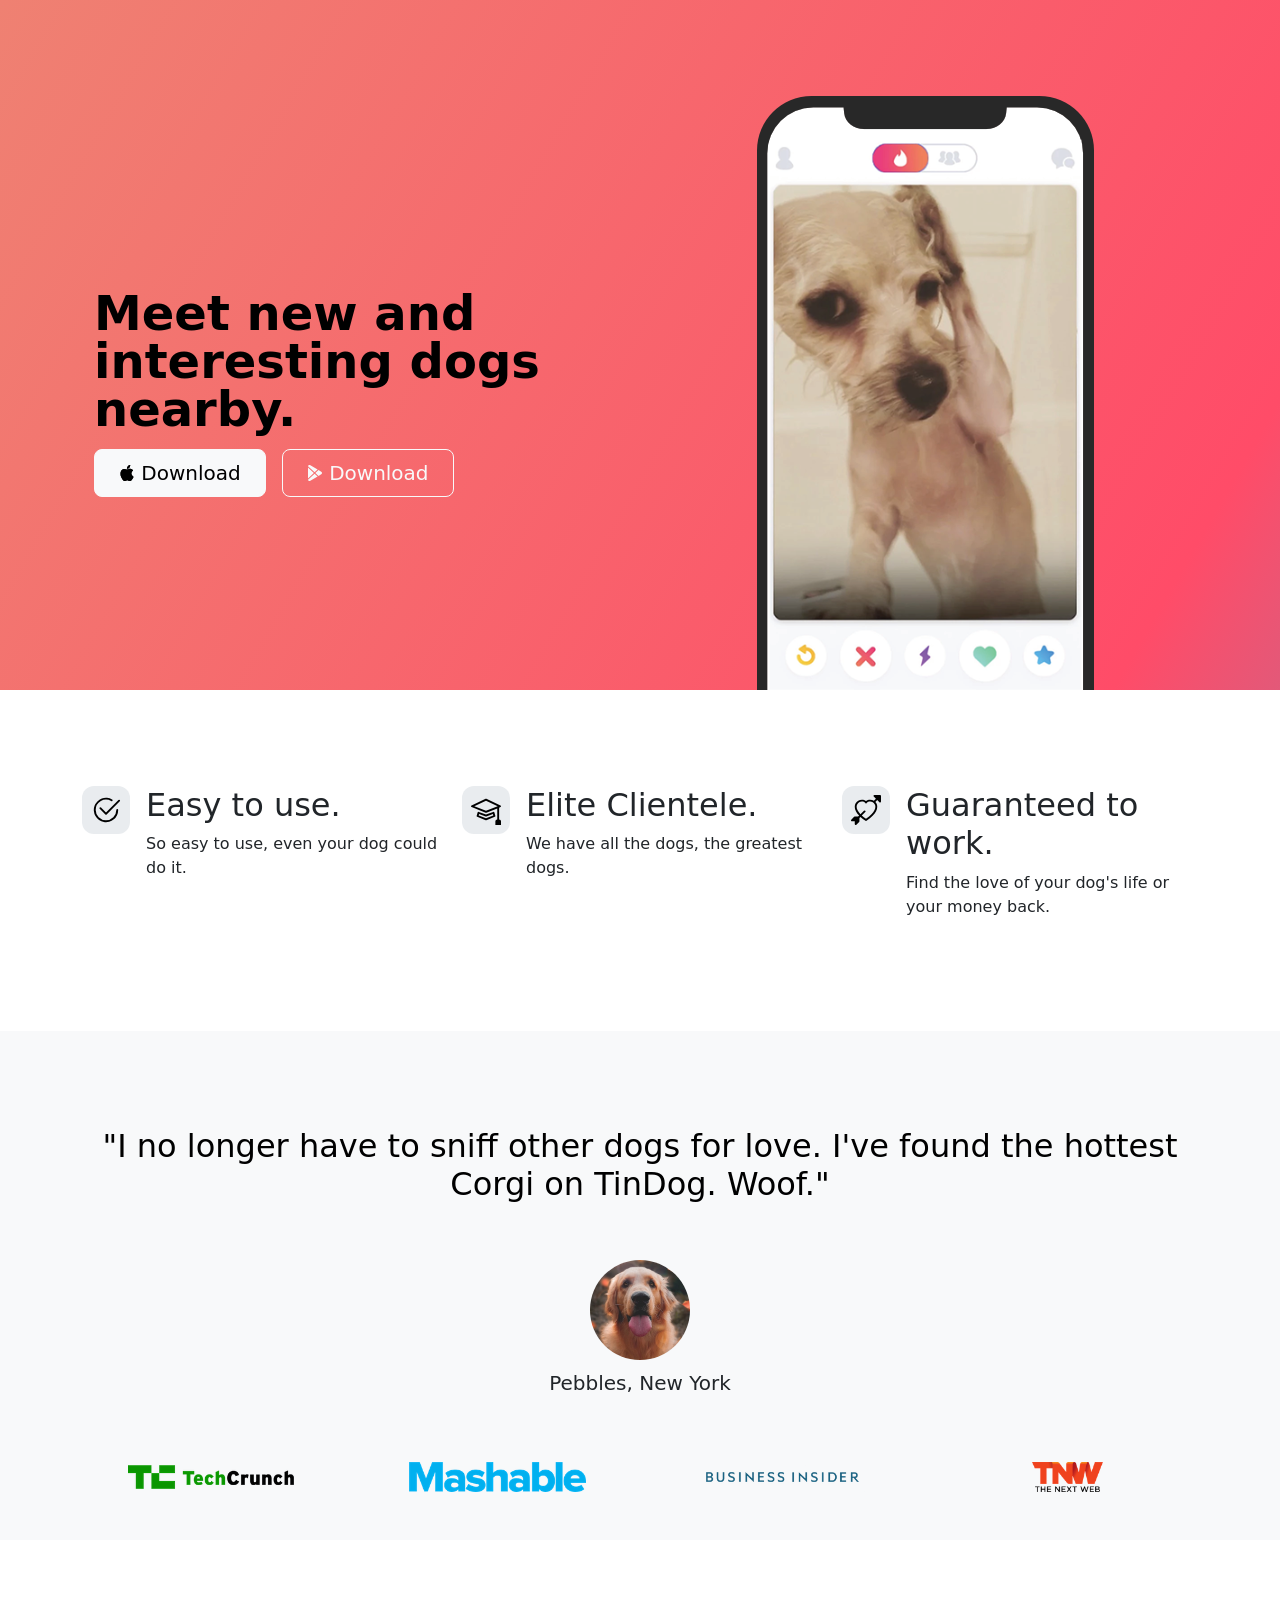
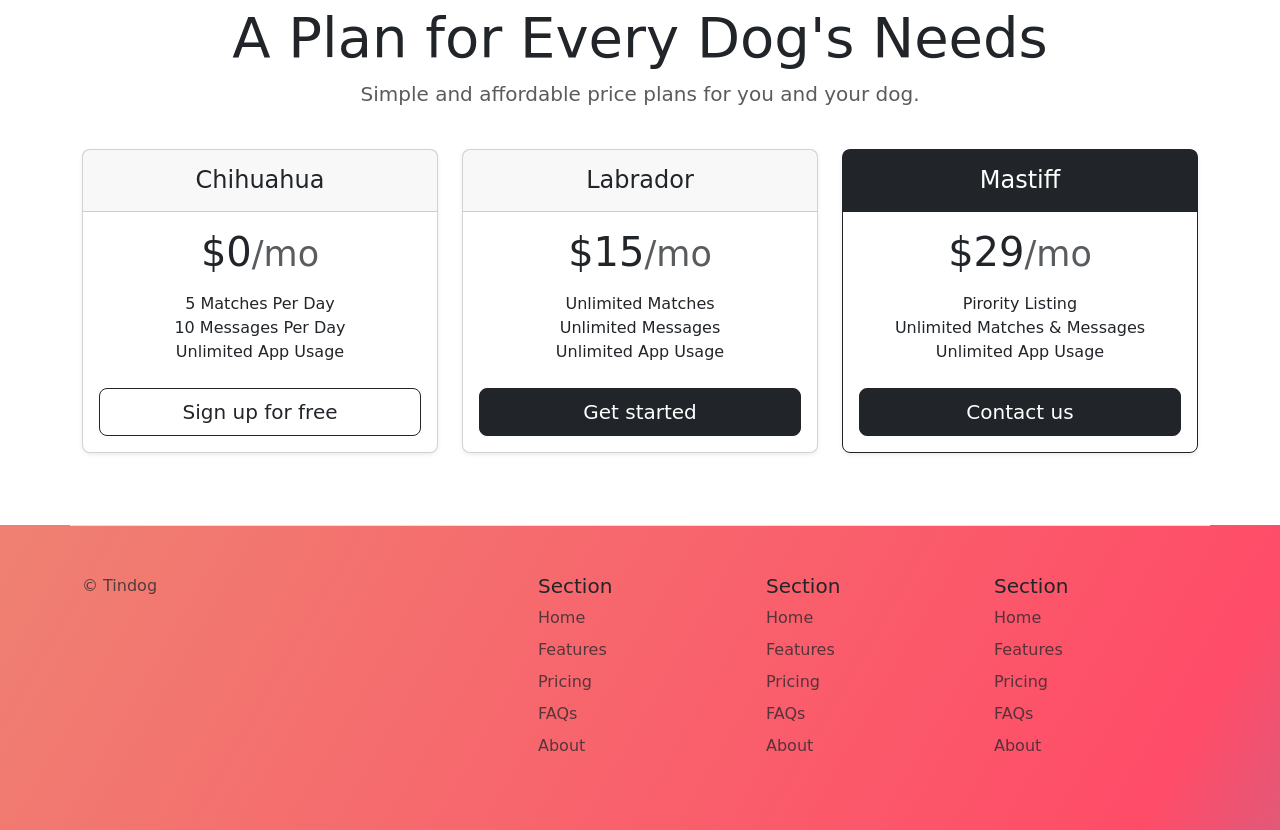
<file: 11.3 TinDog Project/index.html>
<!DOCTYPE html>
<html lang="en">

<head>
    <meta charset="UTF-8">
    <meta name="viewport" content="width=device-width, initial-scale=1.0">
    <title>TinDog</title>
    <link href="https://cdn.jsdelivr.net/npm/bootstrap@5.3.0-alpha3/dist/css/bootstrap.min.css" rel="stylesheet" integrity="sha384-KK94CHFLLe+nY2dmCWGMq91rCGa5gtU4mk92HdvYe+M/SXH301p5ILy+dN9+nJOZ" crossorigin="anonymous">
    <link rel="stylesheet" href="./css/style.css">
</head>

<body>



    <section id="title" class="gradient-background">

        <div class="container col-xxl-8 px-4 pt-5">
            <div class="row flex-lg-row-reverse align-items-center g-5 pt-5">
                <div class="col-10 col-sm-8 col-lg-6">
                    <img src="./images/iphone.png" class="d-block mx-lg-auto img-fluid" alt="Bootstrap Themes" height="200" loading="lazy">
                </div>
                <div class="col-lg-6">
                    <h1 class="display-5 fw-bold text-body-emphasis lh-1 mb-3">Meet new and interesting dogs nearby.</h1>

                    <div class="d-grid gap-2 d-md-flex justify-content-md-start">
                        <button type="button" class="btn btn-light btn-lg px-4 me-md-2"><svg xmlns="http://www.w3.org/2000/svg"
                width="16" height="16" fill="currentColor" class="bi bi-apple mb-1" viewBox="0 0 16 16">
                <path
                  d="M11.182.008C11.148-.03 9.923.023 8.857 1.18c-1.066 1.156-.902 2.482-.878 2.516.024.034 1.52.087 2.475-1.258.955-1.345.762-2.391.728-2.43Zm3.314 11.733c-.048-.096-2.325-1.234-2.113-3.422.212-2.189 1.675-2.789 1.698-2.854.023-.065-.597-.79-1.254-1.157a3.692 3.692 0 0 0-1.563-.434c-.108-.003-.483-.095-1.254.116-.508.139-1.653.589-1.968.607-.316.018-1.256-.522-2.267-.665-.647-.125-1.333.131-1.824.328-.49.196-1.422.754-2.074 2.237-.652 1.482-.311 3.83-.067 4.56.244.729.625 1.924 1.273 2.796.576.984 1.34 1.667 1.659 1.899.319.232 1.219.386 1.843.067.502-.308 1.408-.485 1.766-.472.357.013 1.061.154 1.782.539.571.197 1.111.115 1.652-.105.541-.221 1.324-1.059 2.238-2.758.347-.79.505-1.217.473-1.282Z" />
                <path
                  d="M11.182.008C11.148-.03 9.923.023 8.857 1.18c-1.066 1.156-.902 2.482-.878 2.516.024.034 1.52.087 2.475-1.258.955-1.345.762-2.391.728-2.43Zm3.314 11.733c-.048-.096-2.325-1.234-2.113-3.422.212-2.189 1.675-2.789 1.698-2.854.023-.065-.597-.79-1.254-1.157a3.692 3.692 0 0 0-1.563-.434c-.108-.003-.483-.095-1.254.116-.508.139-1.653.589-1.968.607-.316.018-1.256-.522-2.267-.665-.647-.125-1.333.131-1.824.328-.49.196-1.422.754-2.074 2.237-.652 1.482-.311 3.83-.067 4.56.244.729.625 1.924 1.273 2.796.576.984 1.34 1.667 1.659 1.899.319.232 1.219.386 1.843.067.502-.308 1.408-.485 1.766-.472.357.013 1.061.154 1.782.539.571.197 1.111.115 1.652-.105.541-.221 1.324-1.059 2.238-2.758.347-.79.505-1.217.473-1.282Z" />
              </svg> Download</button>
                        <button type="button" class="btn btn-outline-light btn-lg px-4"><svg xmlns="http://www.w3.org/2000/svg"
                width="16" height="16" fill="currentColor" class="bi bi-google-play mb-1" viewBox="0 0 16 16">
                <path
                  d="M14.222 9.374c1.037-.61 1.037-2.137 0-2.748L11.528 5.04 8.32 8l3.207 2.96 2.694-1.586Zm-3.595 2.116L7.583 8.68 1.03 14.73c.201 1.029 1.36 1.61 2.303 1.055l7.294-4.295ZM1 13.396V2.603L6.846 8 1 13.396ZM1.03 1.27l6.553 6.05 3.044-2.81L3.333.215C2.39-.341 1.231.24 1.03 1.27Z" />
              </svg> Download</button>
                    </div>
                </div>
            </div>
        </div>
    </section>

    <section id="features">
        <div class="container mt-5">
            <div class="row g-4 py-5 row-cols-1 row-cols-lg-3">
                <div class="col d-flex align-items-start">
                    <div class="icon-square text-body-emphasis bg-body-secondary d-inline-flex align-items-center justify-content-center fs-4 flex-shrink-0 me-3">
                        <svg xmlns="http://www.w3.org/2000/svg" height="30" fill="currentColor" class="bi bi-check2-circle" viewBox="0 0 16 16">
              <path
                d="M2.5 8a5.5 5.5 0 0 1 8.25-4.764.5.5 0 0 0 .5-.866A6.5 6.5 0 1 0 14.5 8a.5.5 0 0 0-1 0 5.5 5.5 0 1 1-11 0z" />
              <path
                d="M15.354 3.354a.5.5 0 0 0-.708-.708L8 9.293 5.354 6.646a.5.5 0 1 0-.708.708l3 3a.5.5 0 0 0 .708 0l7-7z" />
            </svg>
                    </div>
                    <div>
                        <h3 class="fs-2">Easy to use.</h3>
                        <p>So easy to use, even your dog could do it.</p>

                    </div>
                </div>
                <div class="col d-flex align-items-start">
                    <div class="icon-square text-body-emphasis bg-body-secondary d-inline-flex align-items-center justify-content-center fs-4 flex-shrink-0 me-3">
                        <svg xmlns="http://www.w3.org/2000/svg" height="30" fill="currentColor" class="bi bi-mortarboard" viewBox="0 0 16 16">
              <path
                d="M8.211 2.047a.5.5 0 0 0-.422 0l-7.5 3.5a.5.5 0 0 0 .025.917l7.5 3a.5.5 0 0 0 .372 0L14 7.14V13a1 1 0 0 0-1 1v2h3v-2a1 1 0 0 0-1-1V6.739l.686-.275a.5.5 0 0 0 .025-.917l-7.5-3.5ZM8 8.46 1.758 5.965 8 3.052l6.242 2.913L8 8.46Z" />
              <path
                d="M4.176 9.032a.5.5 0 0 0-.656.327l-.5 1.7a.5.5 0 0 0 .294.605l4.5 1.8a.5.5 0 0 0 .372 0l4.5-1.8a.5.5 0 0 0 .294-.605l-.5-1.7a.5.5 0 0 0-.656-.327L8 10.466 4.176 9.032Zm-.068 1.873.22-.748 3.496 1.311a.5.5 0 0 0 .352 0l3.496-1.311.22.748L8 12.46l-3.892-1.556Z" />
            </svg>
                    </div>
                    <div>
                        <h3 class="fs-2">Elite Clientele.</h3>
                        <p>We have all the dogs, the greatest dogs.</p>

                    </div>
                </div>
                <div class="col d-flex align-items-start">
                    <div class="icon-square text-body-emphasis bg-body-secondary d-inline-flex align-items-center justify-content-center fs-4 flex-shrink-0 me-3">
                        <svg xmlns="http://www.w3.org/2000/svg" height="30" fill="currentColor" class="bi bi-arrow-through-heart" viewBox="0 0 16 16">
              <path fill-rule="evenodd"
                d="M2.854 15.854A.5.5 0 0 1 2 15.5V14H.5a.5.5 0 0 1-.354-.854l1.5-1.5A.5.5 0 0 1 2 11.5h1.793l.53-.53c-.771-.802-1.328-1.58-1.704-2.32-.798-1.575-.775-2.996-.213-4.092C3.426 2.565 6.18 1.809 8 3.233c1.25-.98 2.944-.928 4.212-.152L13.292 2 12.147.854A.5.5 0 0 1 12.5 0h3a.5.5 0 0 1 .5.5v3a.5.5 0 0 1-.854.354L14 2.707l-1.006 1.006c.236.248.44.531.6.845.562 1.096.585 2.517-.213 4.092-.793 1.563-2.395 3.288-5.105 5.08L8 13.912l-.276-.182a21.86 21.86 0 0 1-2.685-2.062l-.539.54V14a.5.5 0 0 1-.146.354l-1.5 1.5Zm2.893-4.894A20.419 20.419 0 0 0 8 12.71c2.456-1.666 3.827-3.207 4.489-4.512.679-1.34.607-2.42.215-3.185-.817-1.595-3.087-2.054-4.346-.761L8 4.62l-.358-.368c-1.259-1.293-3.53-.834-4.346.761-.392.766-.464 1.845.215 3.185.323.636.815 1.33 1.519 2.065l1.866-1.867a.5.5 0 1 1 .708.708L5.747 10.96Z" />
            </svg>
                    </div>
                    <div>
                        <h3 class="fs-2">Guaranteed to work.</h3>
                        <p>Find the love of your dog's life or your money back.</p>

                    </div>
                </div>
            </div>
        </div>
    </section>

    <section id="testimonial">
        <div class="my-5">
            <div class="p-5 text-center bg-body-tertiary">
                <div class="container py-5">
                    <h2 class="text-body-emphasis">"I no longer have to sniff other dogs for love. I've found the hottest Corgi on TinDog. Woof."</h2>
                    <img class="profile-img mt-5" src="./images/dog-img.jpg" alt="dog image">
                    <p class="col-lg-8 mx-auto lead mt-2">
                        Pebbles, New York
                    </p>
                </div>

                <div class="container">
                    <div class="row">
                        <div class="col-lg-3 col-sm-12">
                            <img src="./images/techcrunch.png" alt="techcrunch" height="30">
                        </div>
                        <div class="col-lg-3 col-sm-12">
                            <img src="./images/mashable.png" alt="mashable" height="30">
                        </div>
                        <div class="col-lg-3 col-sm-12">
                            <img src="./images/bizinsider.png" alt="bizinsider" height="30">
                        </div>
                        <div class="col-lg-3 col-sm-12">
                            <img src="./images/tnw.png" alt="tnw" height="30">
                        </div>
                    </div>
                </div>
            </div>
        </div>
    </section>

    <section id="pricing">
        <div class="container">
            <div class="pricing-header p-3 pb-md-4 mx-auto text-center">
                <h2 class="display-4 fw-normal">A Plan for Every Dog's Needs</h2>
                <p class="fs-5 text-body-secondary">Simple and affordable price plans for you and your dog.
            </div>
            <div class="row row-cols-1 row-cols-md-3 mb-3 text-center">
                <div class="col">
                    <div class="card mb-4 rounded-3 shadow-sm">
                        <div class="card-header py-3">
                            <h4 class="my-0 fw-normal">Chihuahua</h4>
                        </div>
                        <div class="card-body">
                            <h1 class="card-title pricing-card-title">$0<small class="text-body-secondary fw-light">/mo</small></h1>
                            <ul class="list-unstyled mt-3 mb-4">
                                <li>5 Matches Per Day</li>
                                <li>10 Messages Per Day</li>
                                <li>Unlimited App Usage</li>
                            </ul>
                            <button type="button" class="w-100 btn btn-lg btn-outline-dark">Sign up for free</button>
                        </div>
                    </div>
                </div>
                <div class="col">
                    <div class="card mb-4 rounded-3 shadow-sm">
                        <div class="card-header py-3">
                            <h4 class="my-0 fw-normal">Labrador</h4>
                        </div>
                        <div class="card-body">
                            <h1 class="card-title pricing-card-title">$15<small class="text-body-secondary fw-light">/mo</small></h1>
                            <ul class="list-unstyled mt-3 mb-4">
                                <li>Unlimited Matches</li>
                                <li>Unlimited Messages</li>
                                <li>Unlimited App Usage</li>
                            </ul>
                            <button type="button" class="w-100 btn btn-lg btn-dark">Get started</button>
                        </div>
                    </div>
                </div>
                <div class="col">
                    <div class="card mb-4 rounded-3 shadow-sm border-dark">
                        <div class="card-header py-3 text-bg-dark border-dark">
                            <h4 class="my-0 fw-normal">Mastiff</h4>
                        </div>
                        <div class="card-body">
                            <h1 class="card-title pricing-card-title">$29<small class="text-body-secondary fw-light">/mo</small></h1>
                            <ul class="list-unstyled mt-3 mb-4">
                                <li>Pirority Listing</li>
                                <li>Unlimited Matches & Messages</li>
                                <li>Unlimited App Usage</li>
                            </ul>
                            <button type="button" class="w-100 btn btn-lg btn-dark">Contact us</button>
                        </div>
                    </div>
                </div>
            </div>
        </div>
    </section>

    <section id="contact" class="gradient-background">
        <div class="container ">
            <footer class="row row-cols-1 row-cols-sm-2 row-cols-md-5 py-5 mt-5 border-top">
                <div class="col mb-3">

                    <p class="text-body-secondary">© Tindog</p>
                </div>

                <div class="col mb-3">

                </div>

                <div class="col mb-3">
                    <h5>Section</h5>
                    <ul class="nav flex-column">
                        <li class="nav-item mb-2"><a href="#" class="nav-link p-0 text-body-secondary">Home</a></li>
                        <li class="nav-item mb-2"><a href="#" class="nav-link p-0 text-body-secondary">Features</a></li>
                        <li class="nav-item mb-2"><a href="#" class="nav-link p-0 text-body-secondary">Pricing</a></li>
                        <li class="nav-item mb-2"><a href="#" class="nav-link p-0 text-body-secondary">FAQs</a></li>
                        <li class="nav-item mb-2"><a href="#" class="nav-link p-0 text-body-secondary">About</a></li>
                    </ul>
                </div>

                <div class="col mb-3">
                    <h5>Section</h5>
                    <ul class="nav flex-column">
                        <li class="nav-item mb-2"><a href="#" class="nav-link p-0 text-body-secondary">Home</a></li>
                        <li class="nav-item mb-2"><a href="#" class="nav-link p-0 text-body-secondary">Features</a></li>
                        <li class="nav-item mb-2"><a href="#" class="nav-link p-0 text-body-secondary">Pricing</a></li>
                        <li class="nav-item mb-2"><a href="#" class="nav-link p-0 text-body-secondary">FAQs</a></li>
                        <li class="nav-item mb-2"><a href="#" class="nav-link p-0 text-body-secondary">About</a></li>
                    </ul>
                </div>

                <div class="col mb-3">
                    <h5>Section</h5>
                    <ul class="nav flex-column">
                        <li class="nav-item mb-2"><a href="#" class="nav-link p-0 text-body-secondary">Home</a></li>
                        <li class="nav-item mb-2"><a href="#" class="nav-link p-0 text-body-secondary">Features</a></li>
                        <li class="nav-item mb-2"><a href="#" class="nav-link p-0 text-body-secondary">Pricing</a></li>
                        <li class="nav-item mb-2"><a href="#" class="nav-link p-0 text-body-secondary">FAQs</a></li>
                        <li class="nav-item mb-2"><a href="#" class="nav-link p-0 text-body-secondary">About</a></li>
                    </ul>
                </div>
            </footer>
        </div>
    </section>
</body>

</html>
</file>
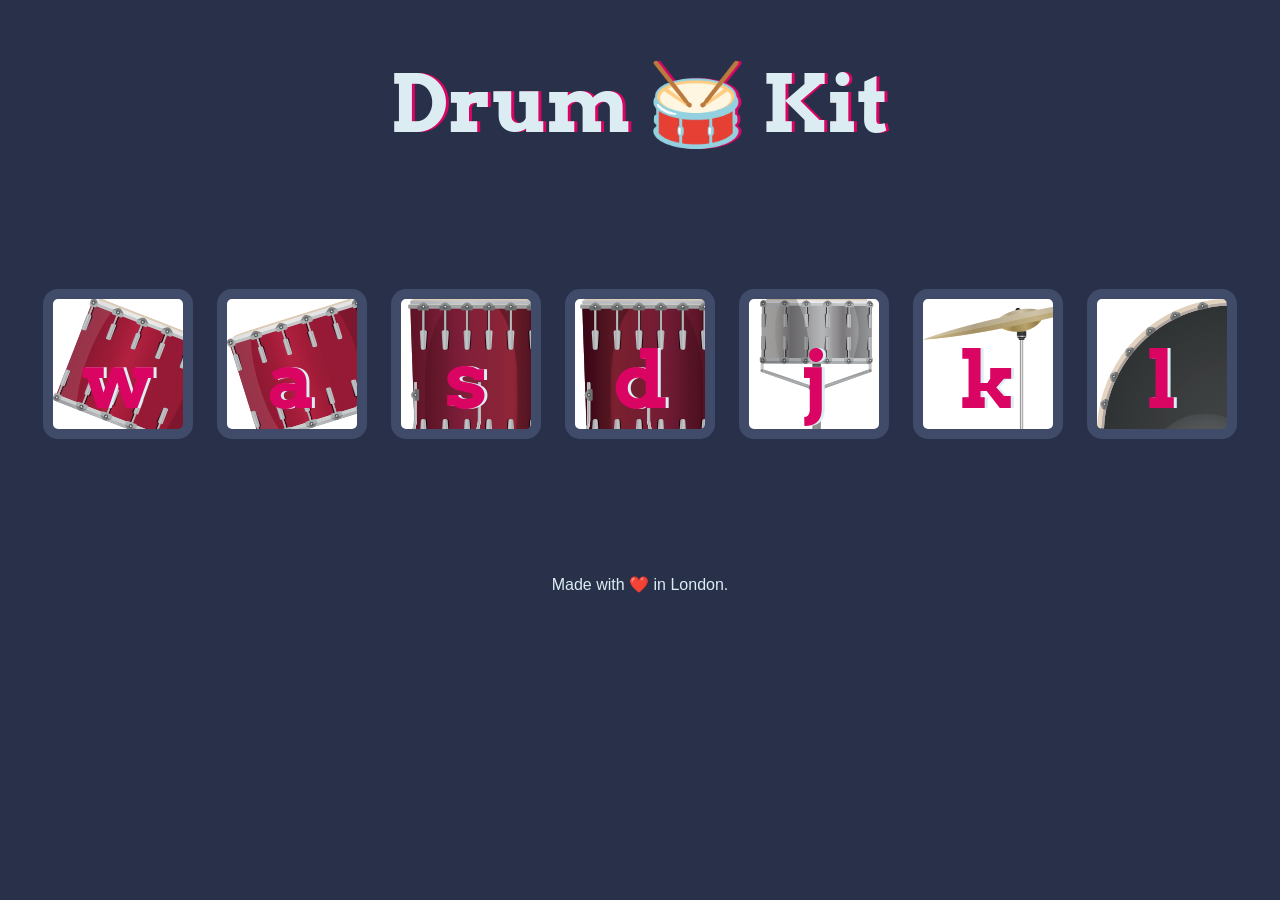
<file: Drum Kit Starting Files/index.html>
<!DOCTYPE html>
<html lang="en" dir="ltr">

<head>
  <meta charset="utf-8">
  <title>Drum Kit</title>
  <link rel="stylesheet" href="styles.css">
  <link href="https://fonts.googleapis.com/css?family=Arvo" rel="stylesheet">
</head>

<body>

  <h1 id="title">Drum 🥁 Kit</h1>
  <div class="set">
    <button class="w drum">w</button>
    <button class="a drum">a</button>
    <button class="s drum">s</button>
    <button class="d drum">d</button>
    <button class="j drum">j</button>
    <button class="k drum">k</button>
    <button class="l drum">l</button>
  </div>
  <script src="https://ajax.googleapis.com/ajax/libs/jquery/3.3.1/jquery.min.js"></script>
  <script src="./index.js" charset="utf-8"></script>
</body>
  <footer>
    Made with ❤️ in London.
  </footer>

</html>
</file>
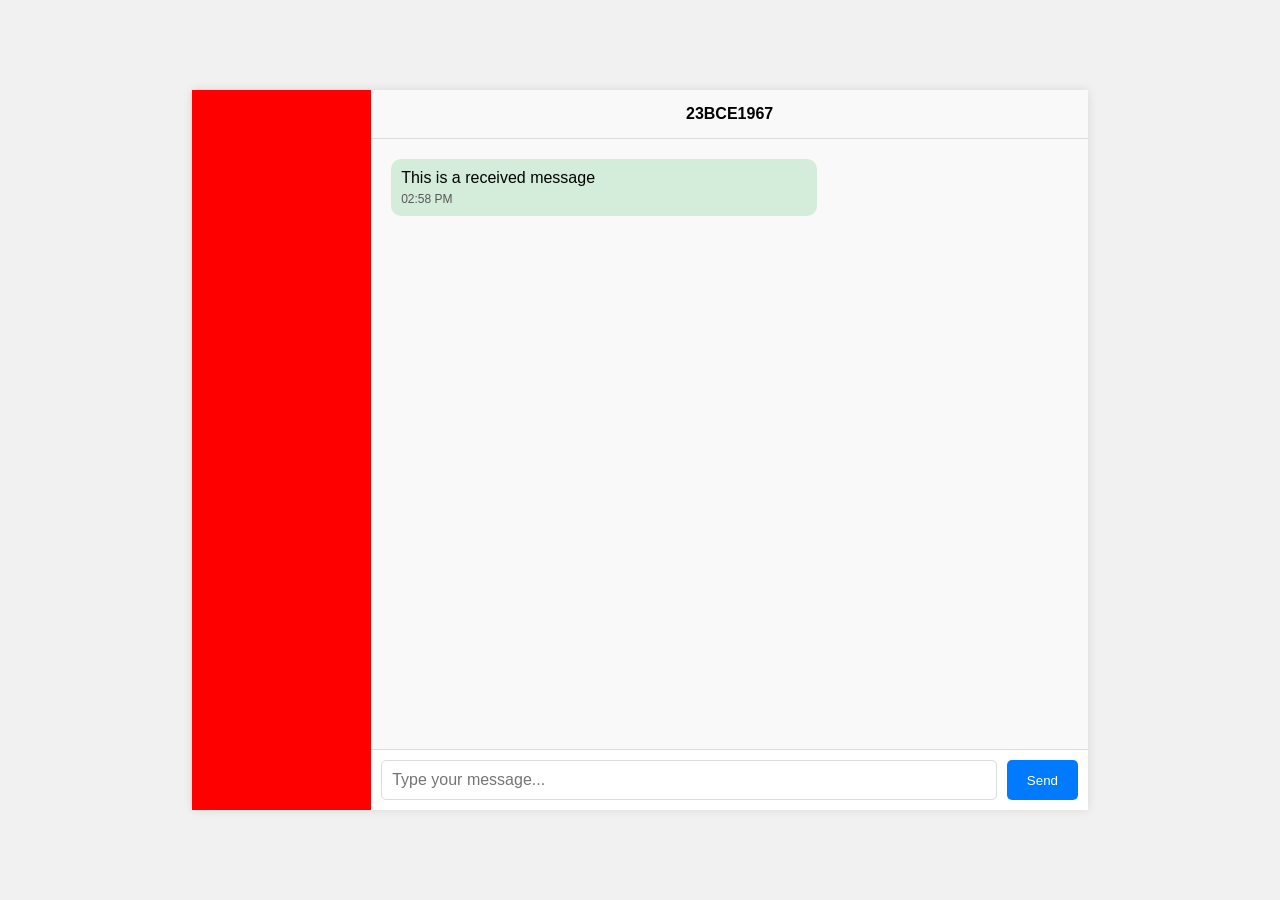
<file: messenger/index.html>
<!DOCTYPE html>
<html lang="en">

<head>
    <meta charset="UTF-8">
    <meta name="viewport" content="width=device-width, initial-scale=1.0">
    <title>Chat Interface</title>
    <link rel="stylesheet" href="style.css">
</head>

<body>
    <div class="container">
        <div class="sidebar"></div>
        <div class="chat">
            <div class="header">
                23BCE1967
            </div>
            <div class="messages" id="messages">
                <div class="message received">
                    <p>This is a received message</p>
                    <span class="time">02:58 PM</span>
                </div>
            </div>
            <div class="input-area">
                <input type="text" id="input" placeholder="Type your message...">
                <button id="sendBtn">Send</button>
            </div>
        </div>
    </div>
    <script src="index.js"></script>
</body>

</html>
</file>
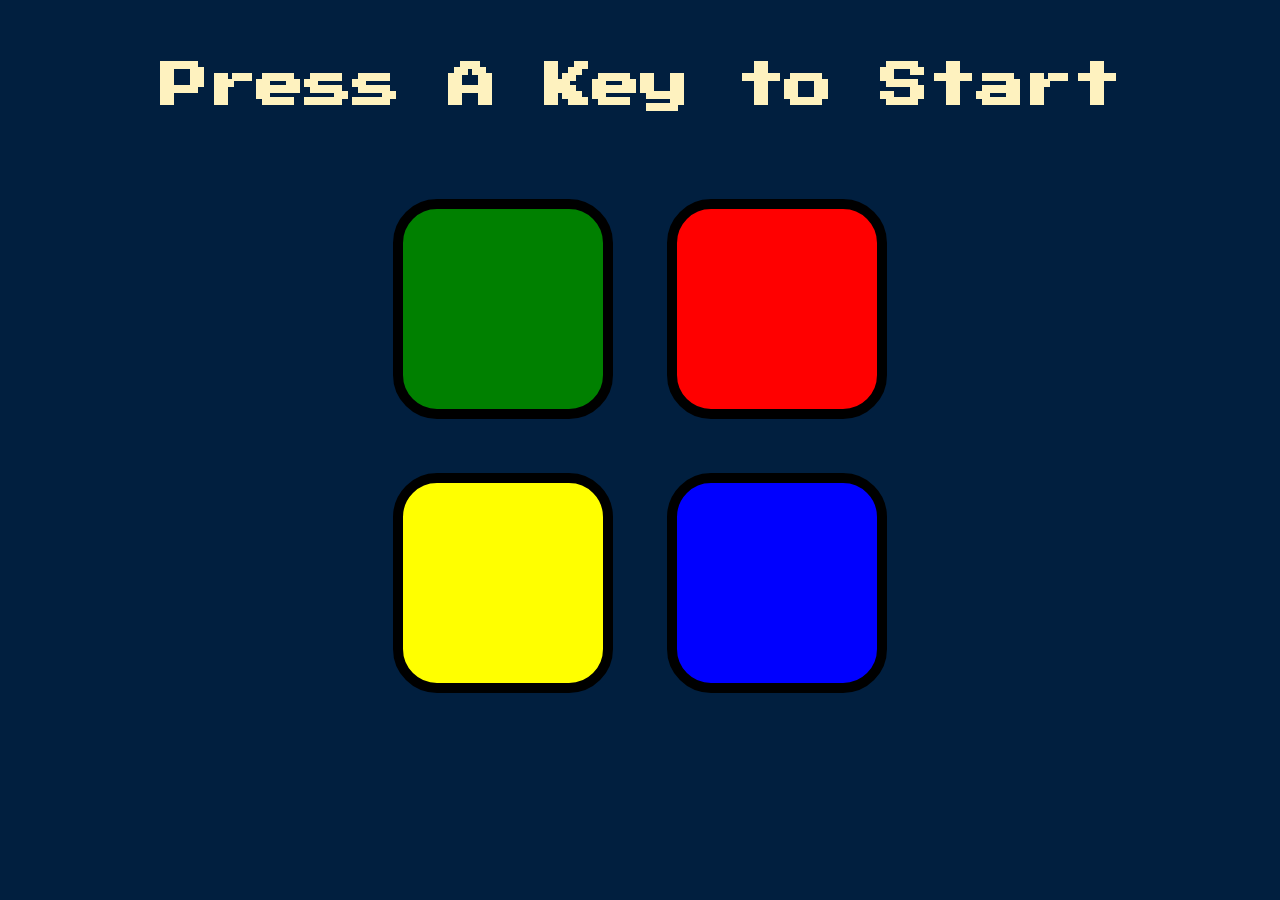
<file: Simon Game Challenge Starting Files/index.html>
<!DOCTYPE html>
<html lang="en" dir="ltr">

<head>
    <meta charset="utf-8">
    <title>Simon</title>
    <link rel="stylesheet" href="styles.css">
    <link href="https://fonts.googleapis.com/css?family=Press+Start+2P" rel="stylesheet">
</head>

<body>
    <h1 id="level-title">Press A Key to Start</h1>
    <div class="container">
        <div lass="row">

            <div type="button" id="green" class="btn green">

            </div>

            <div type="button" id="red" class="btn red">

            </div>
        </div>

        <div class="row">

            <div type="button" id="yellow" class="btn yellow">

            </div>
            <div type="button" id="blue" class="btn blue">

            </div>

        </div>

    </div>
    <script src="https://ajax.googleapis.com/ajax/libs/jquery/3.3.1/jquery.min.js"></script>
    <script src="./index.js" charset="utf-8"></script>

</body>

</html>
</file>
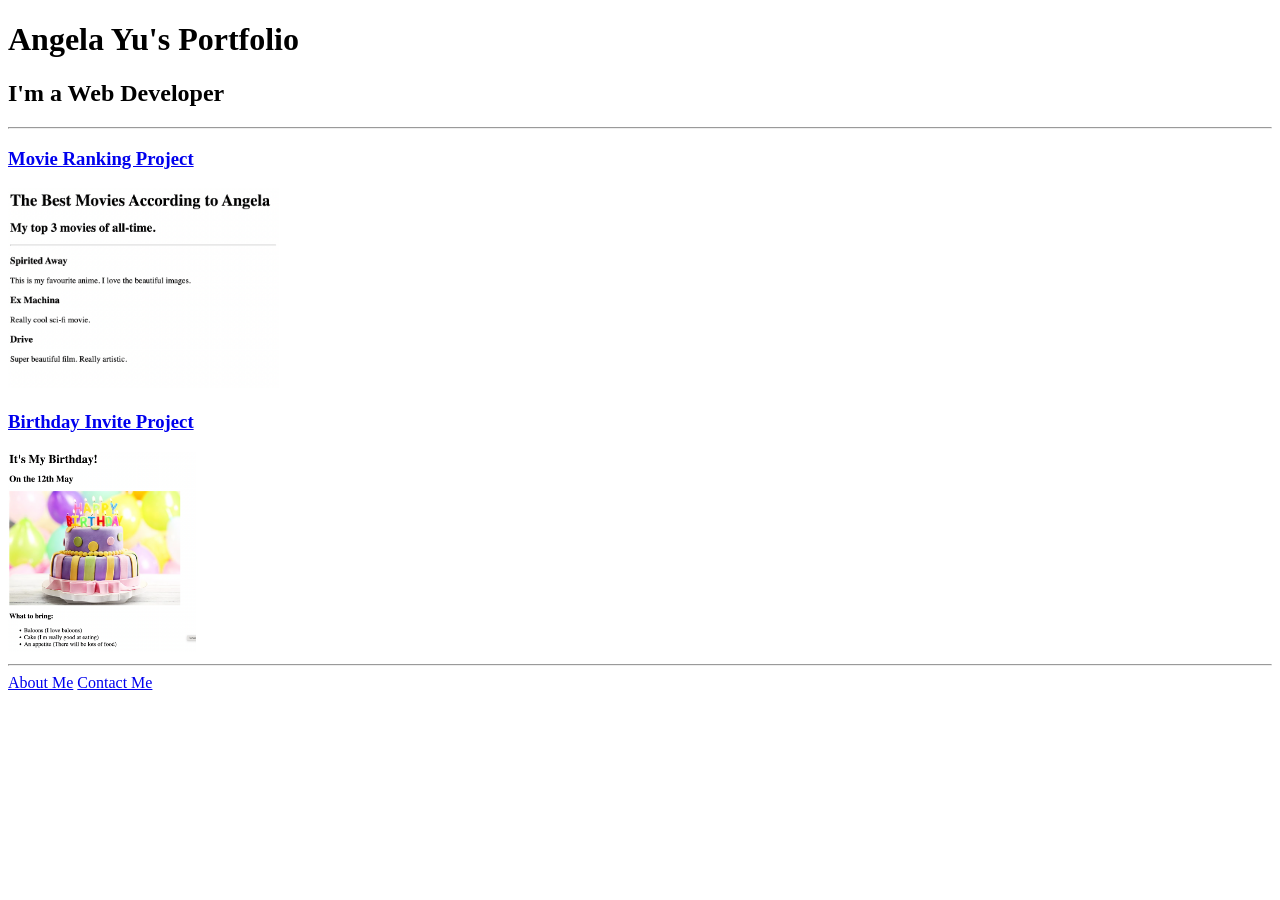
<file: 4.3 HTML Porfolio Project/solution.html>
<!DOCTYPE html>
<html lang="en">

<head>
  <meta charset="UTF-8">
  <title>Angela's Portfolio</title>
</head>

<body>
  <h1>Angela Yu's Portfolio</h1>
  <h2>I'm a Web Developer</h2>
  <hr />
  <h3><a href="./public/movie-ranking.html">Movie Ranking Project</a></h3>
  <img src="./assets/images/movie-ranking.png" height="200" alt="movie ranking project preview"/>
  <h3><a href="./public/birthday-invite.html">Birthday Invite Project</a></h3>
  <img src="./assets/images/birthday-invite.png" height="200" alt="birthday invite project preview"/>
  <hr />
  <a href="./public/about.html">About Me</a>
  <a href="./public/contact.html">Contact Me</a>
</body>

</html>
</file>
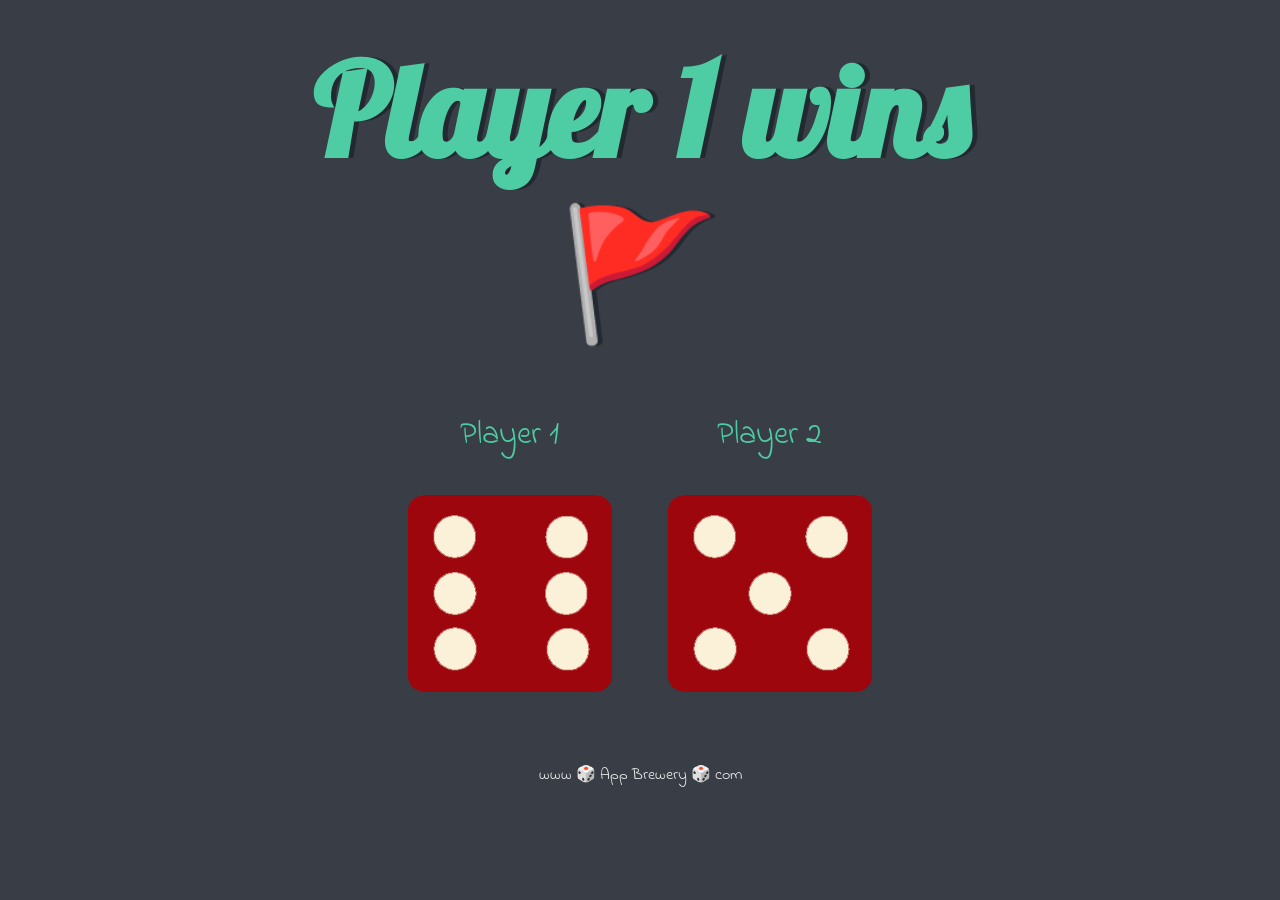
<file: Dicee+Challenge+-+Starting+Files/dicee.html>
<!DOCTYPE html>
<html lang="en" dir="ltr">

<head>
    <meta charset="utf-8" />
    <title>Dicee</title>
    <link rel="stylesheet" href="styles.css" />
    <link href="https://fonts.googleapis.com/css?family=Indie+Flower|Lobster" rel="stylesheet" />
</head>

<body>
    <div class="container">
        <h1>Refresh Me</h1>

        <div class="dice">
            <p>Player 1</p>
            <img class="img1" src="" />
        </div>

        <div class="dice">
            <p>Player 2</p>
            <img class="img2" src="" />
        </div>
    </div>
    <script src="https://ajax.googleapis.com/ajax/libs/jquery/3.3.1/jquery.min.js"></script>
    <script src="index.js" charset="utf-8"></script>
</body>
<footer>www 🎲 App Brewery 🎲 com</footer>

</html>
</file>
<file: 11.3 TinDog Project/css/style.css>
.gradient-background {
  background: linear-gradient(300deg, #00bfff, #ff4c68, #ef8172);
  background-size: 180% 180%;
  animation: gradient-animation 18s ease infinite;
}

@keyframes gradient-animation {
  0% {
    background-position: 0% 50%;
  }
  50% {
    background-position: 100% 50%;
  }
  100% {
    background-position: 0% 50%;
  }
}

.icon-square {
  width: 3rem;
  height: 3rem;
  border-radius: 0.75rem;
}

.profile-img {
  border-radius: 50%;
  height: 100px;
}
</file>
<file: Drum Kit Starting Files/styles.css>
body {
  text-align: center;
  background-color: #283149;
}

h1 {
  font-size: 5rem;
  color: #DBEDF3;
  font-family: "Arvo", cursive;
  text-shadow: 3px 0 #DA0463;
}

footer {
  color: #DBEDF3;
  font-family: sans-serif;
}

.w {
  background-image: url("./images/tom1.png");
}

.a {
  background-image: url("./images/tom2.png");
}

.s {
  background-image: url("./images/tom3.png");
}

.d {
  background-image: url("./images/tom4.png");
}

.j {
  background-image: url("./images/snare.png");
}

.k {
  background-image: url("./images/crash.png");
}

.l {
  background-image: url("./images/kick.png");
}

.set {
  margin: 10% auto;
}

.game-over {
  background-color: red;
  opacity: 0.8;
}

.pressed {
  box-shadow: 0 3px 4px 0 #DBEDF3;
  opacity: 0.5;
}

.red {
  color: red;
}

.drum {
  outline: none;
  border: 10px solid #404B69;
  font-size: 5rem;
  font-family: 'Arvo', cursive;
  line-height: 2;
  font-weight: 900;
  color: #DA0463;
  text-shadow: 3px 0 #DBEDF3;
  border-radius: 15px;
  display: inline-block;
  width: 150px;
  height: 150px;
  text-align: center;
  margin: 10px;
  background-color: white;
}
</file>
<file: messenger/style.css>
body {
    font-family: Arial, sans-serif;
    margin: 0;
    padding: 0;
    display: flex;
    justify-content: center;
    align-items: center;
    height: 100vh;
    background-color: #f1f1f1;
}

.container {
    display: flex;
    width: 70%;
    height: 80%;
    box-shadow: 0 0 10px rgba(0, 0, 0, 0.1);
}

.sidebar {
    width: 20%;
    background-color: red;
}

.chat {
    width: 80%;
    display: flex;
    flex-direction: column;
    background-color: #ffffff;
}

.header {
    padding: 15px;
    background-color: #f9f9f9;
    text-align: center;
    font-weight: bold;
    border-bottom: 1px solid #ddd;
}

.messages {
    flex: 1;
    padding: 20px;
    overflow-y: auto;
    background-color: #f9f9f9;
}

.message {
    margin-bottom: 20px;
    padding: 10px;
    border-radius: 10px;
    max-width: 60%;
    position: relative;
    word-wrap: break-word;
}

.message.received {
    background-color: #d4edda;
    align-self: flex-start;
}

.message.sent {
    background-color: #cce5ff;
    align-self: flex-end;
    text-align: left;
    margin-left: auto;
}

.message p {
    margin: 0;
    padding-bottom: 5px;
}

.time {
    font-size: 12px;
    color: #555;
    display: block;
}

.input-area {
    display: flex;
    padding: 10px;
    border-top: 1px solid #ddd;
}

.input-area input {
    flex: 1;
    padding: 10px;
    border: 1px solid #ddd;
    border-radius: 5px;
    font-size: 16px;
}

.input-area button {
    padding: 10px 20px;
    margin-left: 10px;
    border: none;
    background-color: #007bff;
    color: #fff;
    border-radius: 5px;
    cursor: pointer;
}

.input-area button:hover {
    background-color: #0056b3;
}
</file>
<file: Simon Game Challenge Starting Files/styles.css>
body {
  text-align: center;
  background-color: #011F3F;
}

#level-title {
  font-family: 'Press Start 2P', cursive;
  font-size: 3rem;
  margin:  5%;
  color: #FEF2BF;
}

.container {
  display: block;
  width: 50%;
  margin: auto;

}

.btn {
  margin: 25px;
  display: inline-block;
  height: 200px;
  width: 200px;
  border: 10px solid black;
  border-radius: 20%;
}

.game-over {
  background-color: red;
  opacity: 0.8;
}

.red {
  background-color: red;
}

.green {
  background-color: green;
}

.blue {
  background-color: blue;
}

.yellow {
  background-color: yellow;
}

.pressed {
  box-shadow: 0 0 20px white;
  background-color: grey;
}
</file>
<file: Dicee+Challenge+-+Starting+Files/styles.css>
.container {
  width: 70%;
  margin: auto;
  text-align: center;
}

.dice {
  text-align: center;
  display: inline-block;

}

body {
  background-color: #393E46;
}

h1 {
  margin: 30px;
  font-family: 'Lobster', cursive;
  text-shadow: 5px 0 #232931;
  font-size: 8rem;
  color: #4ECCA3;
}

p {
  font-size: 2rem;
  color: #4ECCA3;
  font-family: 'Indie Flower', cursive;
}

img {
  width: 80%;
}

footer {
  margin-top: 5%;
  color: #EEEEEE;
  text-align: center;
  font-family: 'Indie Flower', cursive;

}
</file>
